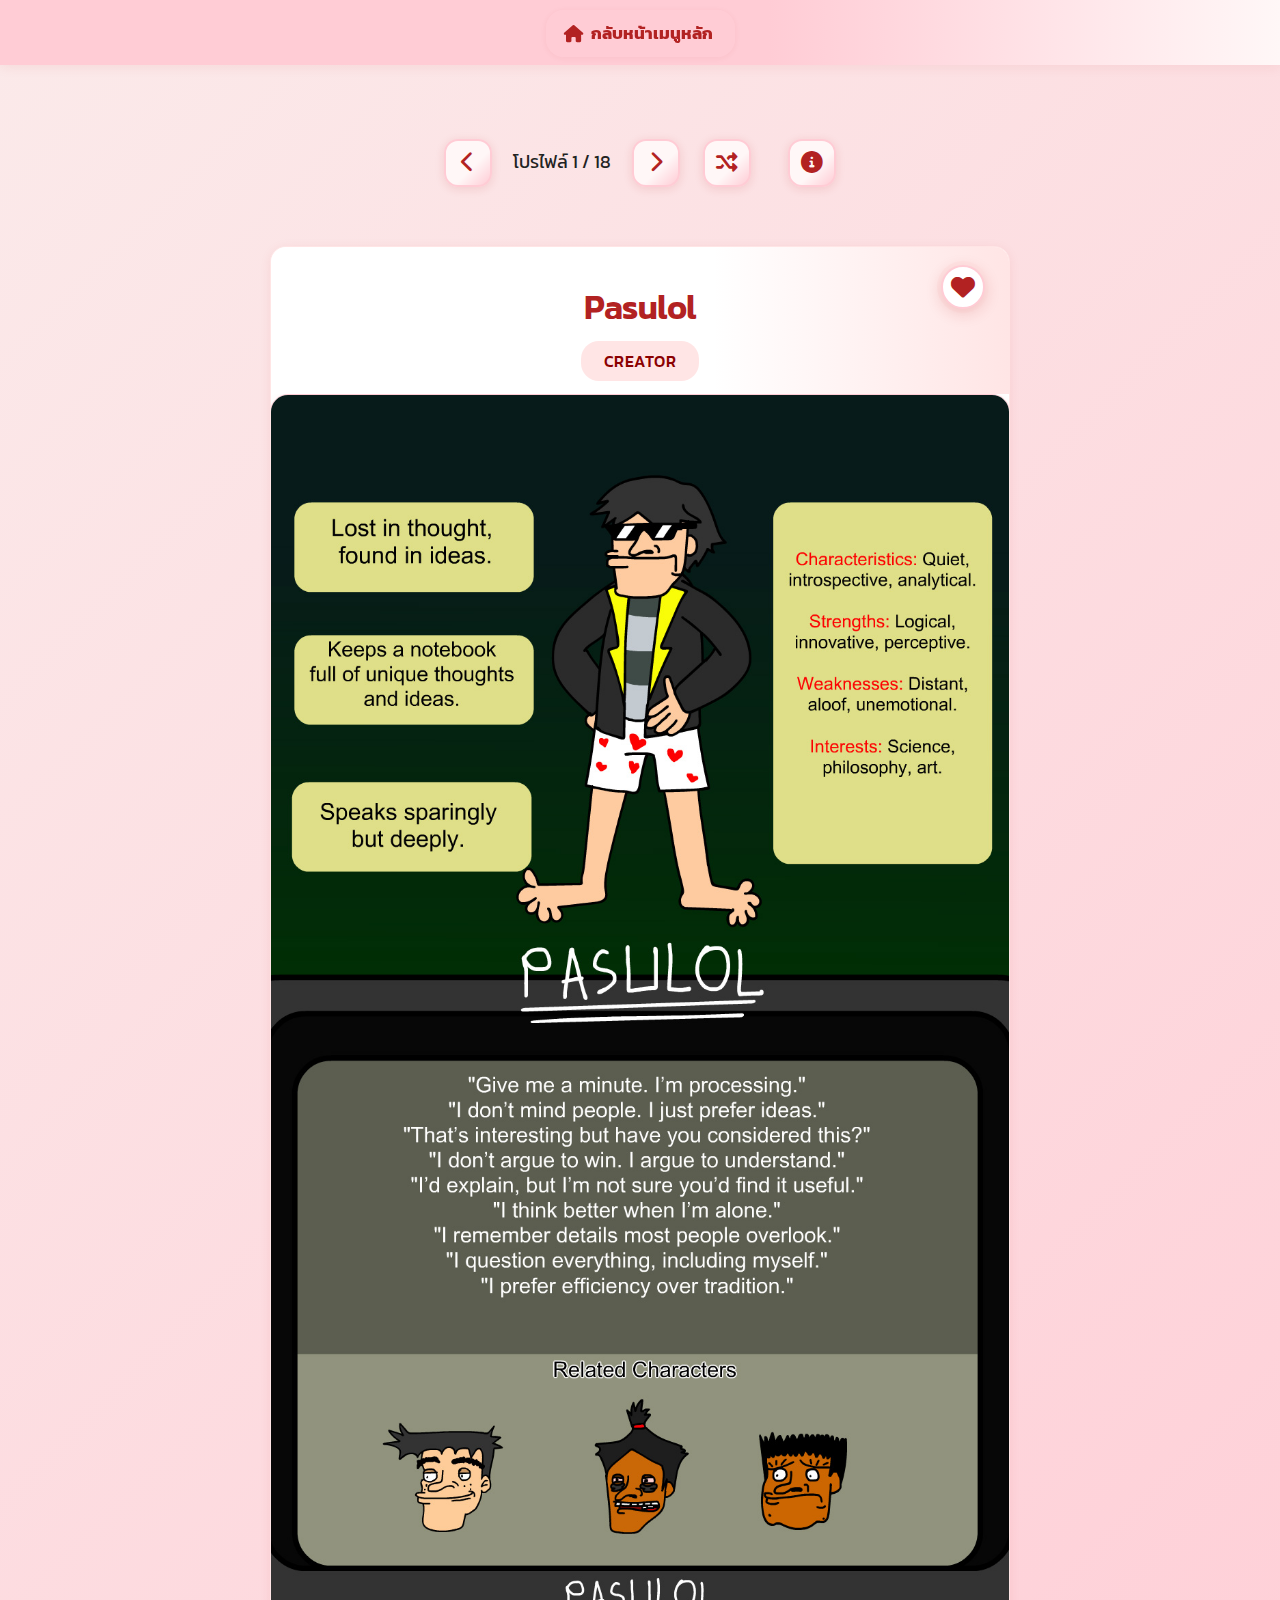
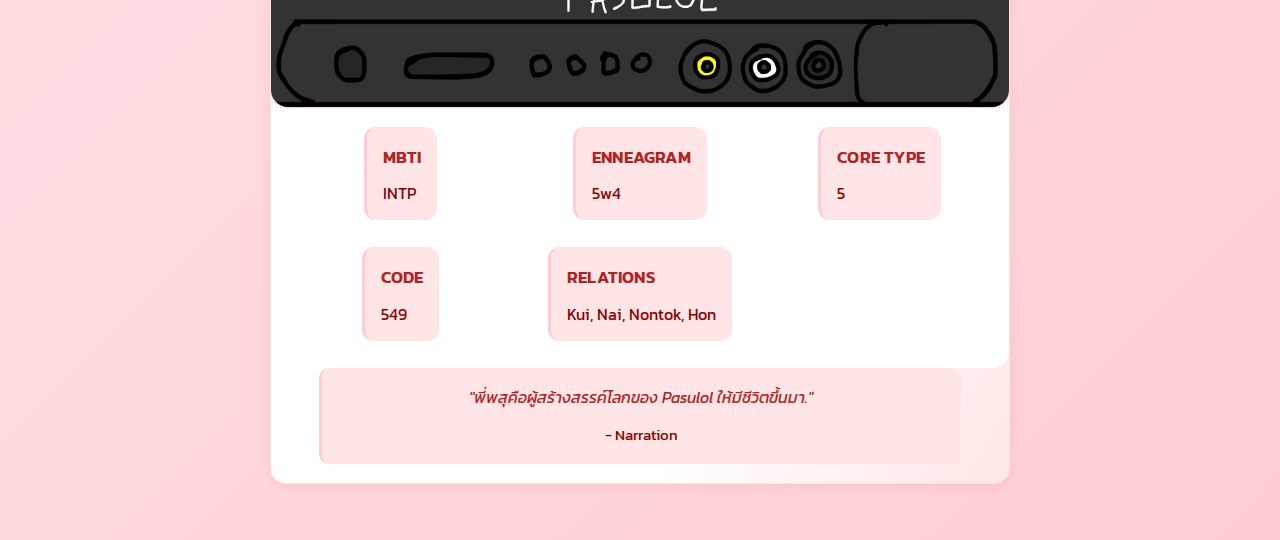
<file: results.html>
<!DOCTYPE html>
<html lang="th">
<head>
    <!-- Google tag (gtag.js) -->
    <script async src="https://www.googletagmanager.com/gtag/js?id=G-189MJTHDHW"></script>
    <script>
      window.dataLayer = window.dataLayer || [];
      function gtag(){dataLayer.push(arguments);}
      gtag('js', new Date());

      gtag('config', 'G-189MJTHDHW');
    </script>
    <meta charset="UTF-8">
    <meta name="viewport" content="width=device-width, initial-scale=1.0">
    <meta name="description" content="Professional Character Database - Detailed profiles with strategic analysis">
    <title>Strategic Character Archive | Tier Analysis</title>
    <link rel="stylesheet" href="results.css">
    <link href="https://fonts.googleapis.com/css2?family=Kanit:wght@300;400;500;600;700&display=swap" rel="stylesheet" />
    <link rel="stylesheet" href="https://cdnjs.cloudflare.com/ajax/libs/font-awesome/6.0.0-beta3/css/all.min.css" />
</head>
<body>
    <div style="
        width: 100vw;
        position: fixed;
        top: 0;
        left: 0;
        z-index: 100;
        background: linear-gradient(90deg, #ffccd5 60%, #fff7f7 100%);
        box-shadow: 0 2px 12px rgba(178,34,34,0.08);
        display: flex;
        justify-content: center;
        align-items: center;
        padding: 10px 0 8px 0;
    ">
        <a href="index.html" class="back-to-menu-btn" style="
            display: inline-flex;
            align-items: center;
            gap: 8px;
            background: transparent;
            color: #b22222;
            font-weight: 700;
            font-size: 1.08rem;
            border: 2px solid #ffccd5;
            border-radius: 18px;
            padding: 7px 20px 7px 16px;
            text-decoration: none;
            transition: background 0.18s, color 0.18s, box-shadow 0.18s;
            box-shadow: 0 1px 6px rgba(178,34,34,0.06);
        " onmouseover="this.style.background='#ffe5ea';this.style.color='#8b0000';" onmouseout="this.style.background='transparent';this.style.color='#b22222';">
            <i class="fas fa-home"></i> กลับหน้าเมนูหลัก
        </a>
    </div>
    <div style="height:48px"></div>
    <!-- Main Archive Container -->
    <main class="archive-container" id="archive-container">
        <!-- Character profiles will be rendered here by results.js -->
    </main>
    <script src="results.js"></script>
</body>
</html>
</file>
<file: results.css>
/* Minimal, soft, modern look */
:root {
    --primary: #b22222;
    --secondary: #8b0000;
    --accent: #ffccd5;
    --accent-light: #ffe5e5;
    --bg: #fff;
    --bg-gradient: linear-gradient(135deg, #fbeaea 0%, #ffccd5 100%);
    --card-gradient: linear-gradient(120deg, #fff 80%, #ffe5e5 100%);
    --section-gradient: linear-gradient(90deg, #fff 60%, #ffe5e5 100%);
    --text: #222;
    --text-light: #fff;
    --radius: 16px;
    --shadow: 0 2px 12px rgba(178,34,34,0.07);
    --shadow-hover: 0 6px 24px rgba(178,34,34,0.10);
}

body {
    display: flex;
    flex-direction: column;
    align-items: center;
    justify-content: flex-start; /* หรือ center ถ้าอยากให้อยู่กลางจอแนวตั้ง */
    min-height: 100vh;
    margin: 0;
    padding: 2rem 1rem;
    box-sizing: border-box;
    font-family: 'Kanit', sans-serif;
    background: var(--bg-gradient);
    color: var(--text);
    line-height: 1.7;
    text-align: center;
}

.archive-container {
    max-width: 1200px;
    margin: 0 auto;
    display: grid;
    gap: 2.5rem;
    justify-items: center;
    margin-left: auto;
    margin-right: auto;
}

.character-profile {
    background: var(--card-gradient);
    border-radius: var(--radius);
    box-shadow: var(--shadow);
    overflow: hidden;
    border: 1px solid #ffe5e5;
    width: 92%;
    max-width: 800px;
    transition: box-shadow 0.2s, transform 0.2s;
    margin-bottom: 1.5rem;
}
.character-profile:hover {
    box-shadow: var(--shadow-hover);
    transform: translateY(-2px) scale(1.01);
}

.profile-header {
    padding: 2rem 2.5rem 1.2rem 2.5rem;
    background: var(--section-gradient);
    border-bottom: none;
    display: flex;
    flex-direction: column;
    align-items: center;
    gap: 0.7rem;
    text-align: center;
}

.character-name {
    font-size: 2.1rem;
    font-weight: 600;
    color: var(--primary);
    margin: 0;
    letter-spacing: -0.5px;
    text-shadow: none;
}

.tier-badge {
    background: var(--accent-light);
    color: var(--secondary);
    padding: 0.5rem 1.4rem;
    border-radius: 18px;
    font-size: 1rem;
    font-weight: 500;
    text-transform: uppercase;
    letter-spacing: 0.5px;
    box-shadow: none;
    border: none;
}

.character-visual {
    position: relative;
    overflow: hidden;
    border-bottom: none;
    display: flex;
    justify-content: center;
    align-items: flex-end;
    background: #fff;
}

.profile-image {
    width: 100%;
    object-fit: contain;
    object-position: center center;
    border-radius: 18px;
    box-shadow: 0 2px 8px #b2222210;
    background: #fff;
    transition: transform 0.2s, box-shadow 0.2s;
    border: 1.5px solid #ffccd5;
}
.character-visual:hover .profile-image {
    transform: scale(1.03);
    box-shadow: 0 4px 16px #b2222220;
}

.character-meta {
    padding: 1.2rem 1.2rem 1.2rem 1.2rem;
    background: #fff;
    border-radius: 0 0 var(--radius) var(--radius);
}

.attributes-grid {
    display: grid;
    grid-template-columns: repeat(auto-fit, minmax(220px, 1fr));
    gap: 1.2rem;
    margin: 0;
    justify-items: center;
}

.attribute-group {
    background: var(--accent-light);
    border-radius: 12px;
    box-shadow: none;
    padding: 1rem 1rem 0.8rem 1rem;
    max-width: 320px;
    text-align: left;
    border: none;
    margin-bottom: 0.5rem;
    border-left: 3px solid #ffccd5;
}
.attribute-group dt {
    font-weight: 600;
    color: var(--primary);
    margin-bottom: 0.5rem;
    font-size: 1.08rem;
    text-transform: uppercase;
    letter-spacing: 0.2px;
}
.attribute-group dd {
    margin: 0;
    color: var(--secondary);
    line-height: 1.7;
    font-size: 1rem;
}

.intel-section {
    padding: 0 1.2rem 1.2rem;
}
.tactical-quote {
    background: var(--accent-light);
    border-left: 3px solid var(--accent);
    padding: 1rem 1.2rem;
    margin: 0 auto;
    border-radius: 10px;
    text-align: center;
    max-width: 600px;
    font-style: italic;
    color: var(--primary);
    box-shadow: none;
}
.tactical-quote footer {
    margin-top: 0.7rem;
    font-size: 0.95rem;
    color: var(--secondary);
    font-style: normal;
}

.results-nav {
    display: flex;
    justify-content: center;
    gap: 1.2rem;
    margin-bottom: 1.2rem;
}
.results-btn {
    background: linear-gradient(135deg, #fff7f7 60%, #ffccd5 100%);
    color: #b22222;
    border: 2px solid #ffccd5;
    border-radius: 14px;
    width: 48px;
    height: 48px;
    font-size: 1.35rem;
    box-shadow: 0 2px 10px #b2222220;
    cursor: pointer;
    transition: 
        background 0.18s, 
        color 0.18s, 
        border-color 0.18s, 
        box-shadow 0.18s, 
        transform 0.16s;
    outline: none;
    display: flex;
    align-items: center;
    justify-content: center;
    margin: 0 2px;
}
.results-btn:hover, .results-btn:focus {
    background: #b22222;
    color: #fff;
    border-color: #b22222;
    box-shadow: 0 6px 24px #b2222240;
    transform: translateY(-2px) scale(1.12);
}
.results-btn:active {
    background: #8b0000;
    color: #fff;
    border-color: #8b0000;
    transform: scale(0.97);
}

/* ปุ่มหัวใจ Favorite */
.favorite-btn {
    background: var(--bg);
    border: 2px solid var(--accent);
    color: var(--primary);
    border-radius: 50%;
    width: 44px;
    height: 44px;
    display: flex;
    align-items: center;
    justify-content: center;
    font-size: 1.5rem;
    cursor: pointer;
    box-shadow: 0 4px 16px #b2222230, 0 0 0 4px #ffe5e5;
    transition: border-color 0.2s, background 0.2s, color 0.2s, box-shadow 0.2s, transform 0.15s;
    outline: none;
    margin: 0 6px;
    z-index: 2;
}

.favorite-btn:hover,
.favorite-btn:focus {
    border-color: var(--primary);
    background: var(--accent);
    color: var(--secondary);
    box-shadow: 0 6px 24px #b2222240, 0 0 0 4px #ffccd5;
    transform: scale(1.12);
}

.favorite-btn.favorited {
    background: var(--primary);
    color: var(--text-light);
    border-color: var(--primary);
    box-shadow: 0 6px 24px #b2222240, 0 0 0 4px #ffccd5;
    animation: popFav 0.18s;
}

@keyframes popFav {
    0% { transform: scale(1); }
    60% { transform: scale(1.22); }
    100% { transform: scale(1.12); }
}

/* Responsive Design */
@media (max-width: 1024px) {
    .character-visual {
        height: 160px;
    }
    .attributes-grid {
        grid-template-columns: 1fr;
    }
}
@media (max-width: 768px) {
    .profile-header {
        padding: 1.2rem;
    }
    .character-name {
        font-size: 1.4rem;
    }
    .character-visual {
        height: auto;
    }
    .profile-image {
        width: 100%;
        object-fit: contain;
    }
}
@media (max-width: 480px) {
    .character-profile {
        border-radius: 10px;
        width: 100%;
    }
    .character-meta {
        padding: 0.7rem;
    }
    .attribute-group {
        text-align: center;
        border-radius: 8px;
        padding: 0.7rem 0.5rem;
        margin-bottom: 0.5rem;
        border-left: 2px solid #ffccd5;
    }
    .tactical-quote {
        padding: 0.5rem;
        border-radius: 7px;
    }
}
</file>
